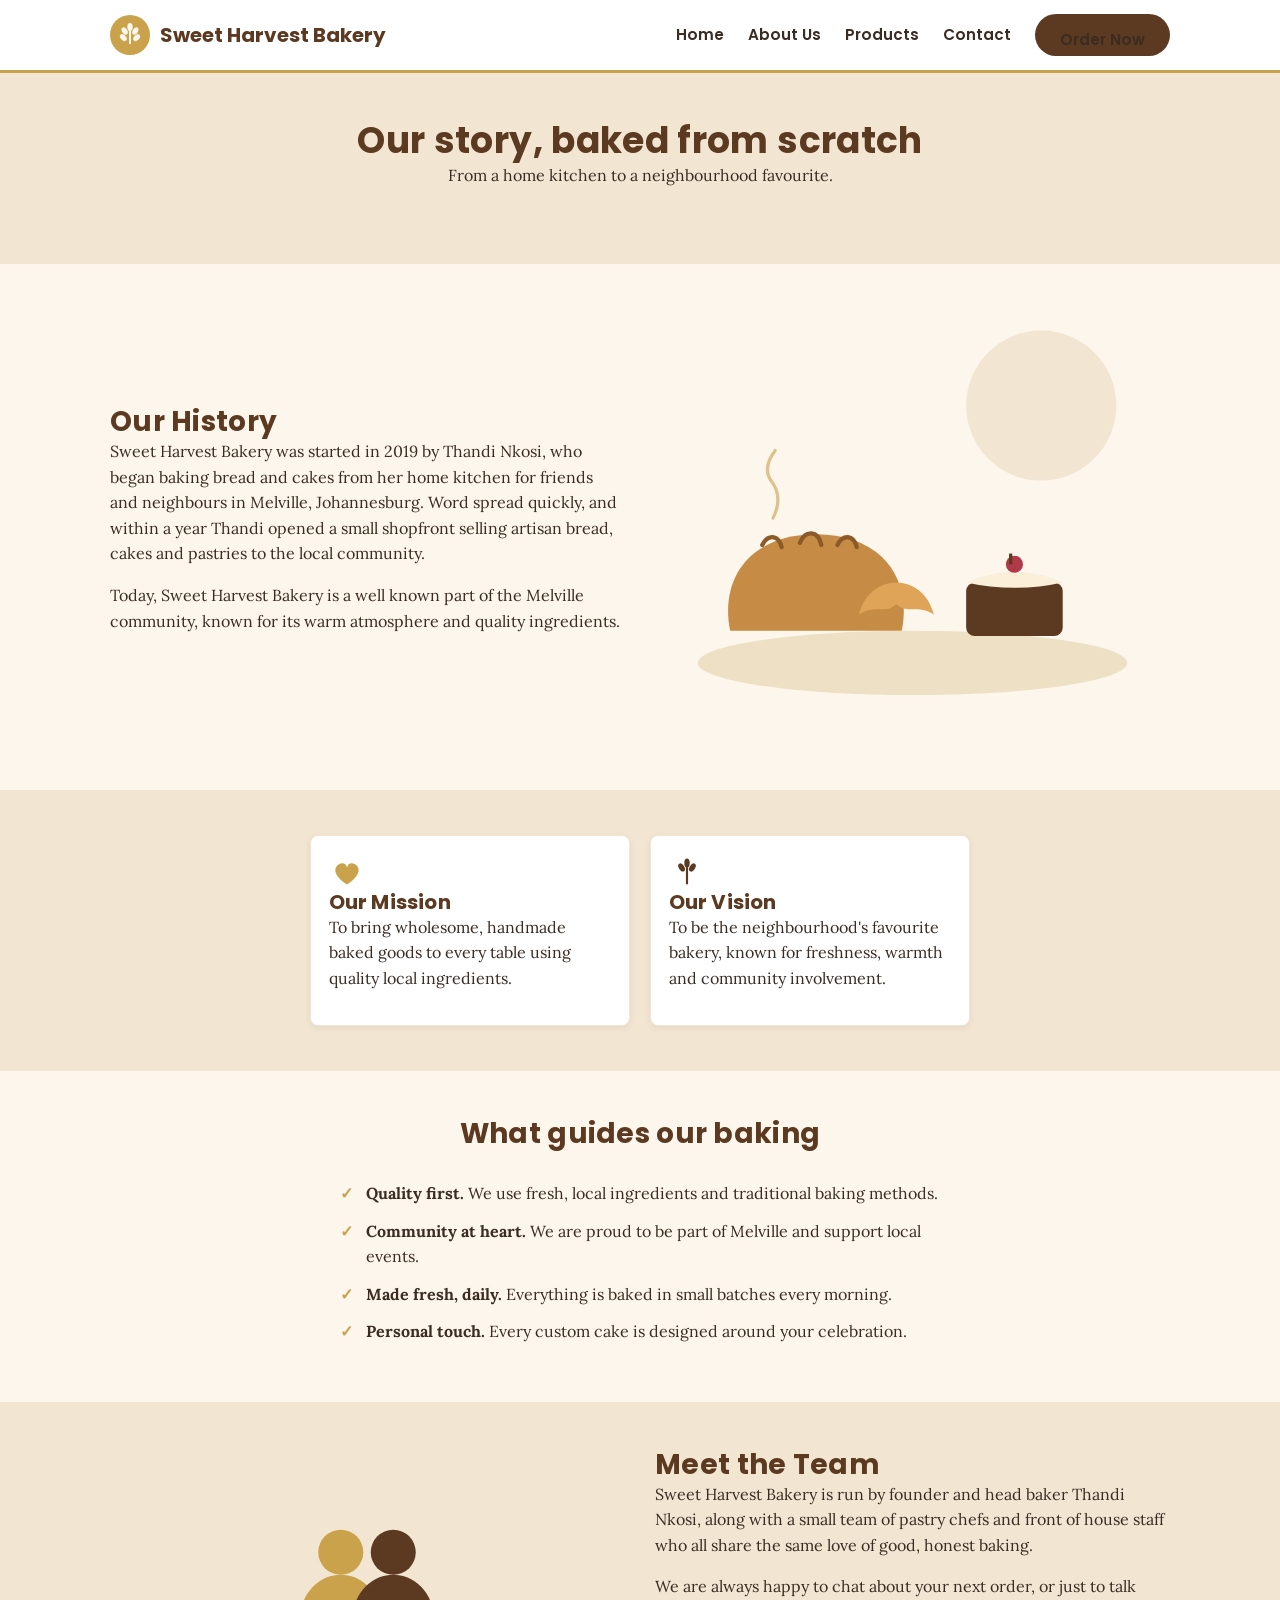
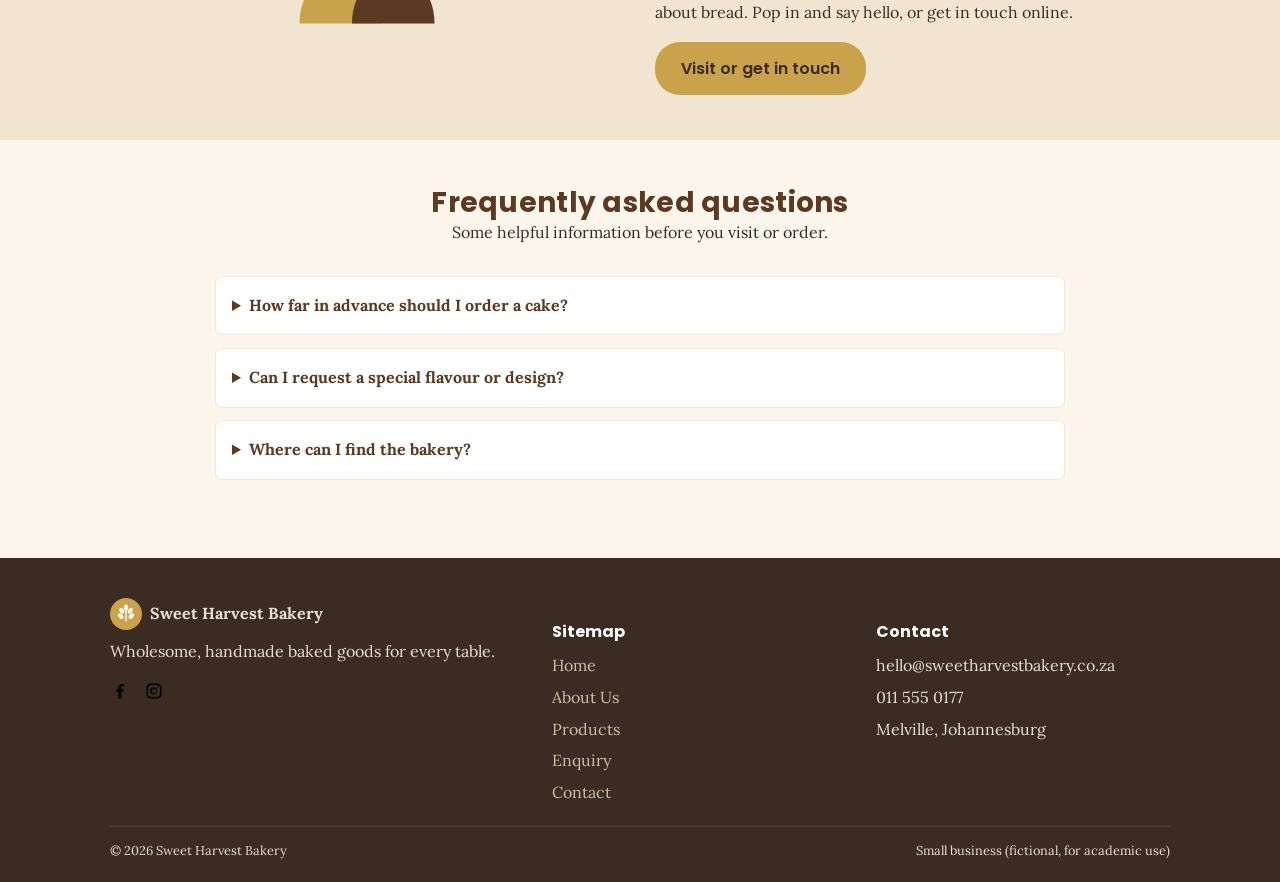
<file: Sweet Harvest Bakery Part 3/about.html>
<!DOCTYPE html>
<html lang="en-ZA">
<head>
  <meta charset="UTF-8">
  <meta name="viewport" content="width=device-width, initial-scale=1.0">
  <title>About Us | Sweet Harvest Bakery</title>
  <meta name="description" content="Learn about Sweet Harvest Bakery, our handmade baking, fresh ingredients and community roots in Melville, Johannesburg.">
  <meta name="keywords" content="about Sweet Harvest Bakery, Melville bakery, handmade baking Johannesburg">
  <meta name="robots" content="index, follow">

  <link href="https://fonts.googleapis.com/css2?family=Poppins:wght@600;700&family=Lora:wght@400;500;600&display=swap" rel="stylesheet">
  <link rel="stylesheet" href="css/styles.css">
</head>
<body>
  <a class="skip-link" href="#main-content">Skip to main content</a>

  <header class="site-header">
    <div class="container">
      <a class="logo" href="index.html">
        <img src="images/logo.svg" alt="Sweet Harvest Bakery logo">
        Sweet Harvest Bakery
      </a>
      <button class="nav-toggle">
        <span></span><span></span><span></span>
      </button>
      <nav class="main-nav">
        <ul>
          <li><a href="index.html">Home</a></li>
          <li><a href="about.html">About Us</a></li>
          <li><a href="products.html">Products</a></li>
          <li><a href="contact.html">Contact</a></li>
          <li><a href="enquiry.html" class="btn btn-order">Order Now</a></li>
        </ul>
      </nav>
    </div>
  </header>

  <main id="main-content">

    <!-- page title -->
    <section class="bg-sand">
      <div class="container section-heading">
        <h1>Our story, baked from scratch</h1>
        <p>From a home kitchen to a neighbourhood favourite.</p>
      </div>
    </section>

    <!-- history of the bakery -->
    <section>
      <div class="container split">
        <div class="split-copy">
          <h2>Our History</h2>
          <p>Sweet Harvest Bakery was started in 2019 by Thandi Nkosi, who began baking bread and cakes from her home kitchen for friends and neighbours in Melville, Johannesburg. Word spread quickly, and within a year Thandi opened a small shopfront selling artisan bread, cakes and pastries to the local community.</p>
          <p>Today, Sweet Harvest Bakery is a well known part of the Melville community, known for its warm atmosphere and quality ingredients.</p>
        </div>
        <div class="split-media">
          <img src="images/hero-illustration.svg" alt="Drawing of fresh bread, a croissant and a cake">
        </div>
      </div>
    </section>

    <!-- mission and vision -->
    <section class="bg-sand">
      <div class="container card-grid">
        <div class="card">
          <div class="card-body">
            <img src="images/icon-heart.svg" alt="Heart icon" style="width:36px;">
            <h3>Our Mission</h3>
            <p>To bring wholesome, handmade baked goods to every table using quality local ingredients.</p>
          </div>
        </div>
        <div class="card">
          <div class="card-body">
            <img src="images/icon-wheat-small.svg" alt="Wheat icon" style="width:36px;">
            <h3>Our Vision</h3>
            <p>To be the neighbourhood's favourite bakery, known for freshness, warmth and community involvement.</p>
          </div>
        </div>
      </div>
    </section>

    <!-- what guides the bakery -->
    <section>
      <div class="container">
        <div class="section-heading">
          <h2>What guides our baking</h2>
        </div>
        <ul class="value-list">
          <li><strong>Quality first.</strong> We use fresh, local ingredients and traditional baking methods.</li>
          <li><strong>Community at heart.</strong> We are proud to be part of Melville and support local events.</li>
          <li><strong>Made fresh, daily.</strong> Everything is baked in small batches every morning.</li>
          <li><strong>Personal touch.</strong> Every custom cake is designed around your celebration.</li>
        </ul>
      </div>
    </section>

    <!-- the team -->
    <section class="bg-sand">
      <div class="container split">
        <div class="split-media">
          <img src="images/icon-community.svg" alt="Community icon" style="width:150px; margin:0 auto; display:block;">
        </div>
        <div class="split-copy">
          <h2>Meet the Team</h2>
          <p>Sweet Harvest Bakery is run by founder and head baker Thandi Nkosi, along with a small team of pastry chefs and front of house staff who all share the same love of good, honest baking.</p>
          <p>We are always happy to chat about your next order, or just to talk about bread. Pop in and say hello, or get in touch online.</p>
          <a class="btn btn-primary" href="contact.html">Visit or get in touch</a>
        </div>
      </div>
    </section>

    <section class="faq-section">
      <div class="container">
        <div class="section-heading"><h2>Frequently asked questions</h2><p>Some helpful information before you visit or order.</p></div>
        <details class="faq-item"><summary>How far in advance should I order a cake?</summary><p>We recommend contacting us at least one week before your event. Larger or detailed orders may need more notice.</p></details>
        <details class="faq-item"><summary>Can I request a special flavour or design?</summary><p>Yes. Use our enquiry form to tell us the flavour, design, servings and date you have in mind.</p></details>
        <details class="faq-item"><summary>Where can I find the bakery?</summary><p>Our main shop is in Melville, Johannesburg. Visit the Contact page for location information and maps.</p></details>
      </div>
    </section>

  </main>

  <footer class="site-footer">
    <div class="container">
      <div class="footer-grid">
        <div class="footer-about">
          <div class="footer-logo">
            <img src="images/logo.svg" alt="Sweet Harvest Bakery logo">
            <strong>Sweet Harvest Bakery</strong>
          </div>
          <p>Wholesome, handmade baked goods for every table.</p>
          <div class="social-icons">
            <a href="https://facebook.com" target="_blank" rel="noopener noreferrer"><img src="images/icon-facebook.svg" alt="Facebook"></a>
            <a href="https://instagram.com" target="_blank" rel="noopener noreferrer"><img src="images/icon-instagram.svg" alt="Instagram"></a>
          </div>
        </div>
        <div class="footer-sitemap">
          <h4>Sitemap</h4>
          <ul class="footer-links">
            <li><a href="index.html">Home</a></li>
            <li><a href="about.html">About Us</a></li>
            <li><a href="products.html">Products</a></li>
            <li><a href="enquiry.html">Enquiry</a></li>
            <li><a href="contact.html">Contact</a></li>
          </ul>
        </div>
        <div class="footer-contact">
          <h4>Contact</h4>
          <ul class="footer-links">
            <li>hello@sweetharvestbakery.co.za</li>
            <li>011 555 0177</li>
            <li>Melville, Johannesburg</li>
          </ul>
        </div>
      </div>
      <div class="footer-bottom">
        <span>&copy; 2026 Sweet Harvest Bakery</span>
        <span>Small business (fictional, for academic use)</span>
      </div>
    </div>
  </footer>

  <script src="js/script.js"></script>
</body>
</html>
</file>
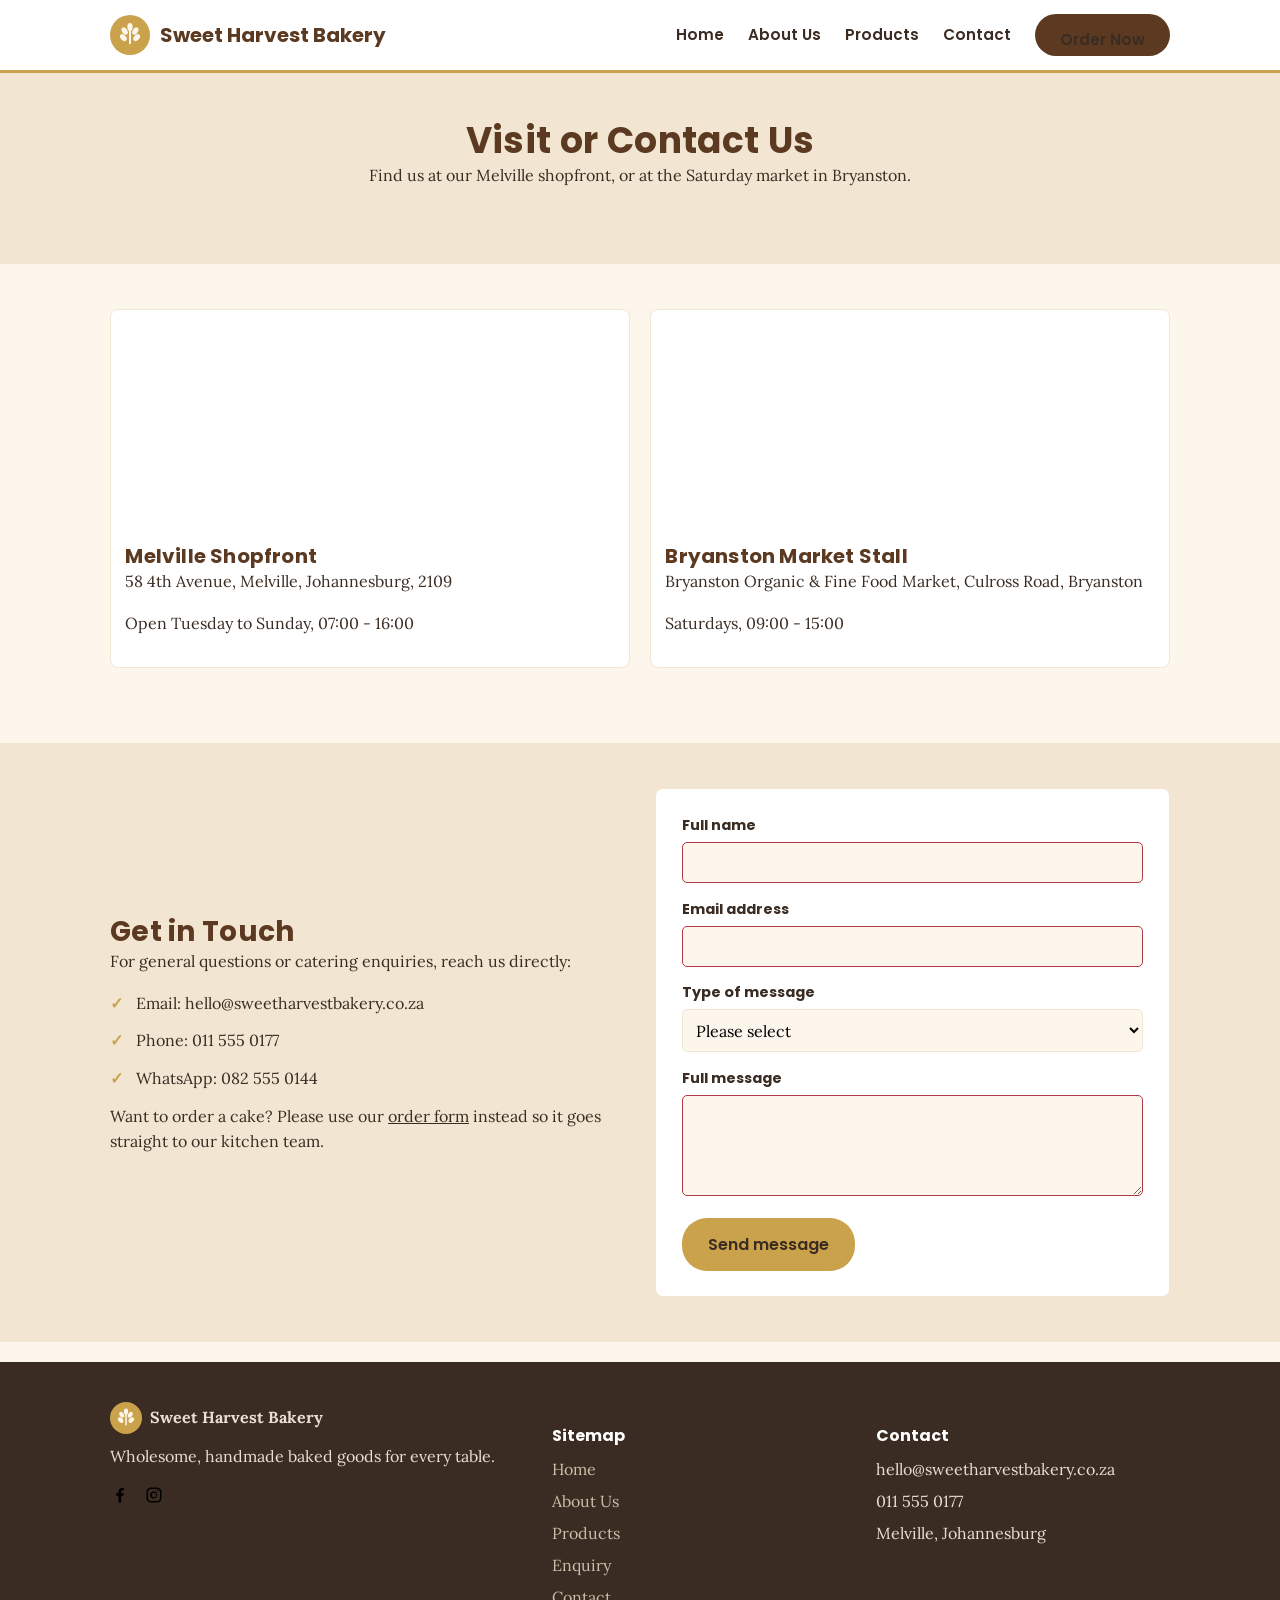
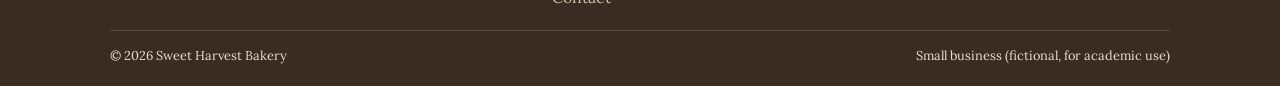
<file: Sweet Harvest Bakery Part 3/contact.html>
<!DOCTYPE html>
<html lang="en-ZA">
<head>
  <meta charset="UTF-8">
  <meta name="viewport" content="width=device-width, initial-scale=1.0">
  <title>Contact | Sweet Harvest Bakery</title>
  <meta name="description" content="Contact Sweet Harvest Bakery for general questions, opening information and visits to our Melville bakery.">
  <meta name="keywords" content="contact bakery Johannesburg, Sweet Harvest Bakery, Melville bakery">
  <meta name="robots" content="index, follow">

  <link href="https://fonts.googleapis.com/css2?family=Poppins:wght@600;700&family=Lora:wght@400;500;600&display=swap" rel="stylesheet">
  <link rel="stylesheet" href="css/styles.css">
</head>
<body>
  <a class="skip-link" href="#main-content">Skip to main content</a>

  <header class="site-header">
    <div class="container">
      <a class="logo" href="index.html">
        <img src="images/logo.svg" alt="Sweet Harvest Bakery logo">
        Sweet Harvest Bakery
      </a>
      <button class="nav-toggle">
        <span></span><span></span><span></span>
      </button>
      <nav class="main-nav">
        <ul>
          <li><a href="index.html">Home</a></li>
          <li><a href="about.html">About Us</a></li>
          <li><a href="products.html">Products</a></li>
          <li><a href="contact.html">Contact</a></li>
          <li><a href="enquiry.html" class="btn btn-order">Order Now</a></li>
        </ul>
      </nav>
    </div>
  </header>

  <main id="main-content">

    <section class="bg-sand">
      <div class="container section-heading">
        <h1>Visit or Contact Us</h1>
        <p>Find us at our Melville shopfront, or at the Saturday market in Bryanston.</p>
      </div>
    </section>

    <!-- two locations with a map for each, as asked for in the brief -->
    <section>
      <div class="container">
        <div class="location-grid">

          <div class="location-card">
            <iframe src="https://www.google.com/maps?q=Melville,Johannesburg&output=embed" title="Map of Melville shopfront"></iframe>
            <div class="location-info">
              <h3>Melville Shopfront</h3>
              <p>58 4th Avenue, Melville, Johannesburg, 2109</p>
              <p>Open Tuesday to Sunday, 07:00 - 16:00</p>
            </div>
          </div>

          <div class="location-card">
            <iframe src="https://www.google.com/maps?q=Bryanston,Johannesburg&output=embed" title="Map of Bryanston market stall"></iframe>
            <div class="location-info">
              <h3>Bryanston Market Stall</h3>
              <p>Bryanston Organic &amp; Fine Food Market, Culross Road, Bryanston</p>
              <p>Saturdays, 09:00 - 15:00</p>
            </div>
          </div>

        </div>
      </div>
    </section>

    <!-- contact details plus a simple contact form -->
    <section class="bg-sand">
      <div class="container split">
        <div class="split-copy">
          <h2>Get in Touch</h2>
          <p>For general questions or catering enquiries, reach us directly:</p>
          <ul class="value-list">
            <li>Email: hello@sweetharvestbakery.co.za</li>
            <li>Phone: 011 555 0177</li>
            <li>WhatsApp: 082 555 0144</li>
          </ul>
          <p>Want to order a cake? Please use our <a href="enquiry.html">order form</a> instead so it goes straight to our kitchen team.</p>
        </div>

        <div class="split-media">
          <div class="form-card">
            <form class="contact-form" action="mailto:hello@sweetharvestbakery.co.za" method="post" enctype="text/plain">
              <div class="form-row">
                <label for="c-name">Full name</label>
                <input type="text" id="c-name" name="c-name" required>
              </div>
              <div class="form-row">
                <label for="c-email">Email address</label>
                <input type="email" id="c-email" name="c-email" required>
              </div>
              <div class="form-row">
                <label for="c-type">Type of message</label>
                <select id="c-type" name="Message type" required><option value="">Please select</option><option>General question</option><option>Feedback</option><option>Opening hours</option><option>Other</option></select>
              </div>
              <div class="form-row">
                <label for="c-message">Full message</label>
                <textarea id="c-message" name="c-message" rows="4" required></textarea>
              </div>
              <button class="btn btn-primary" type="submit">Send message</button>

              <p class="form-confirmation" style="display:none;" role="status">Your email application will open with your message ready to send. Please press Send in your email application.</p>
            </form>
          </div>
        </div>
      </div>
    </section>

  </main>

  <footer class="site-footer">
    <div class="container">
      <div class="footer-grid">
        <div class="footer-about">
          <div class="footer-logo">
            <img src="images/logo.svg" alt="Sweet Harvest Bakery logo">
            <strong>Sweet Harvest Bakery</strong>
          </div>
          <p>Wholesome, handmade baked goods for every table.</p>
          <div class="social-icons">
            <a href="https://facebook.com" target="_blank" rel="noopener noreferrer"><img src="images/icon-facebook.svg" alt="Facebook"></a>
            <a href="https://instagram.com" target="_blank" rel="noopener noreferrer"><img src="images/icon-instagram.svg" alt="Instagram"></a>
          </div>
        </div>
        <div class="footer-sitemap">
          <h4>Sitemap</h4>
          <ul class="footer-links">
            <li><a href="index.html">Home</a></li>
            <li><a href="about.html">About Us</a></li>
            <li><a href="products.html">Products</a></li>
            <li><a href="enquiry.html">Enquiry</a></li>
            <li><a href="contact.html">Contact</a></li>
          </ul>
        </div>
        <div class="footer-contact">
          <h4>Contact</h4>
          <ul class="footer-links">
            <li>hello@sweetharvestbakery.co.za</li>
            <li>011 555 0177</li>
            <li>Melville, Johannesburg</li>
          </ul>
        </div>
      </div>
      <div class="footer-bottom">
        <span>&copy; 2026 Sweet Harvest Bakery</span>
        <span>Small business (fictional, for academic use)</span>
      </div>
    </div>
  </footer>

  <script src="js/script.js"></script>
</body>
</html>
</file>
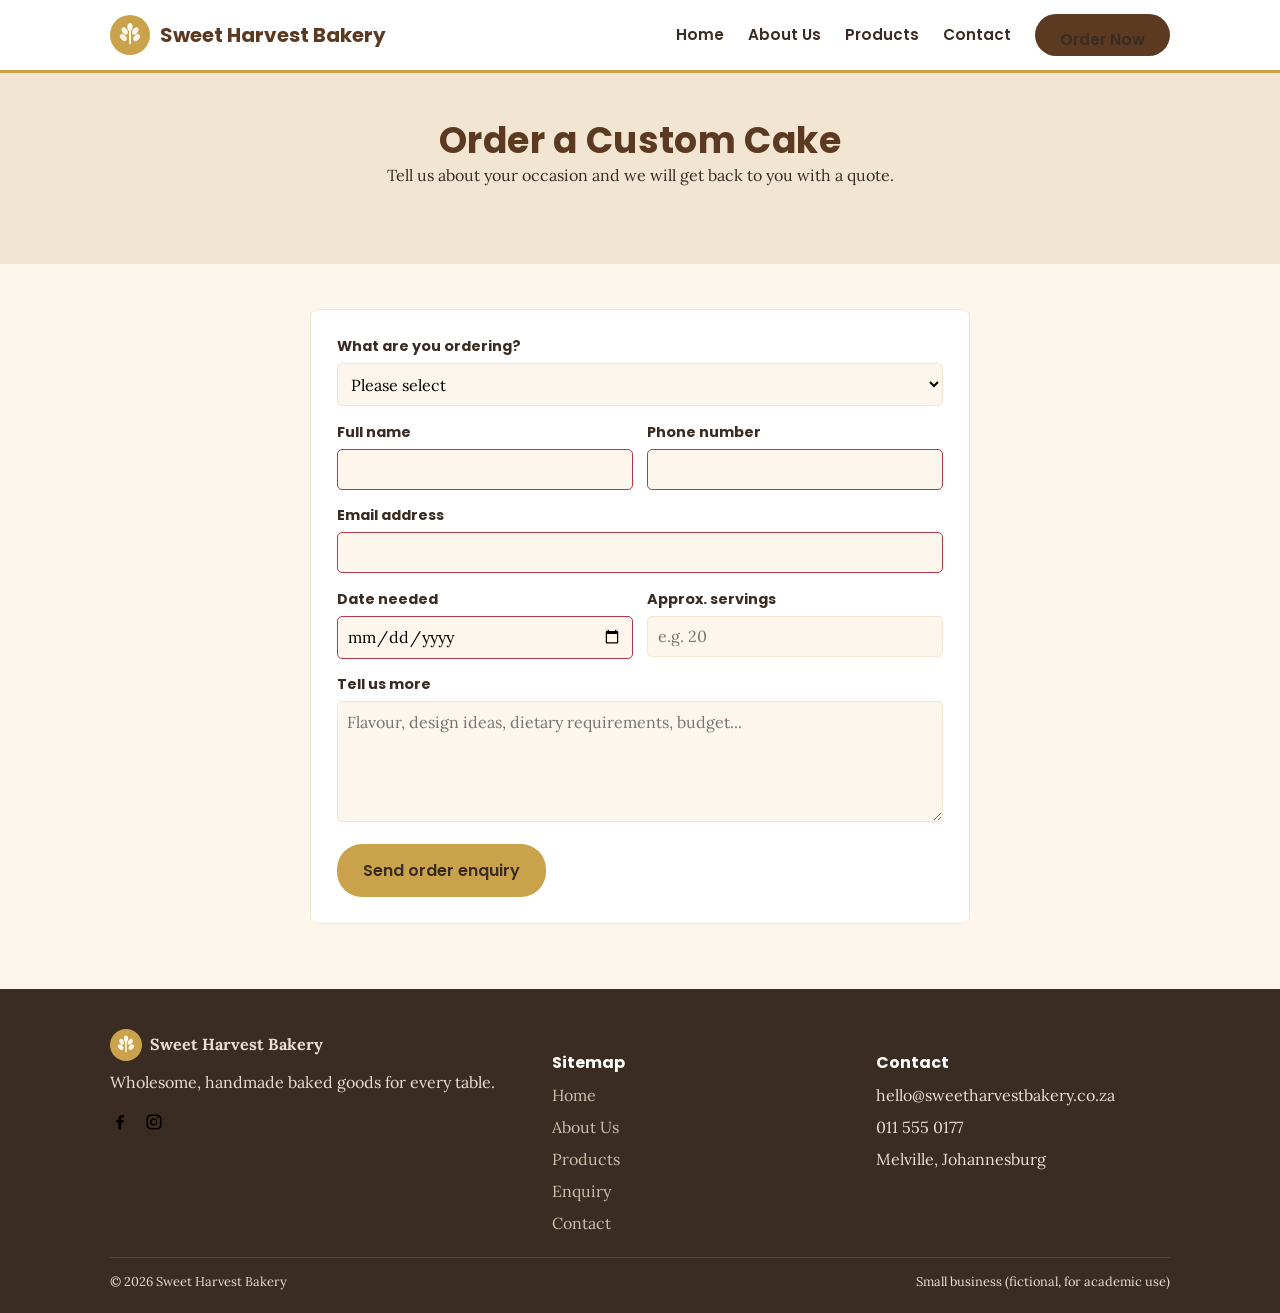
<file: Sweet Harvest Bakery Part 3/enquiry.html>
<!DOCTYPE html>
<html lang="en-ZA">
<head>
  <meta charset="UTF-8">
  <meta name="viewport" content="width=device-width, initial-scale=1.0">
  <title>Enquiry | Sweet Harvest Bakery</title>
  <meta name="description" content="Request a quote for custom cakes, cupcakes, dessert tables and catering trays from Sweet Harvest Bakery in Johannesburg.">
  <meta name="keywords" content="custom cake order Johannesburg, cake quote, bakery catering enquiry">
  <meta name="robots" content="index, follow">

  <link href="https://fonts.googleapis.com/css2?family=Poppins:wght@600;700&family=Lora:wght@400;500;600&display=swap" rel="stylesheet">
  <link rel="stylesheet" href="css/styles.css">
</head>
<body>
  <a class="skip-link" href="#main-content">Skip to main content</a>

  <header class="site-header">
    <div class="container">
      <a class="logo" href="index.html">
        <img src="images/logo.svg" alt="Sweet Harvest Bakery logo">
        Sweet Harvest Bakery
      </a>
      <button class="nav-toggle">
        <span></span><span></span><span></span>
      </button>
      <nav class="main-nav">
        <ul>
          <li><a href="index.html">Home</a></li>
          <li><a href="about.html">About Us</a></li>
          <li><a href="products.html">Products</a></li>
          <li><a href="contact.html">Contact</a></li>
          <li><a href="enquiry.html" class="btn btn-order">Order Now</a></li>
        </ul>
      </nav>
    </div>
  </header>

  <main id="main-content">

    <section class="bg-sand">
      <div class="container section-heading">
        <h1>Order a Custom Cake</h1>
        <p>Tell us about your occasion and we will get back to you with a quote.</p>
      </div>
    </section>

    <section>
      <div class="container" style="max-width:700px;">
        <div class="form-card">

          <form class="enquiry-form" action="mailto:hello@sweetharvestbakery.co.za" method="post" enctype="text/plain">

            <div class="form-row">
              <label for="order-type">What are you ordering?</label>
              <select id="order-type" name="order-type" required>
                <option value="">Please select</option>
                <option value="custom-cake">Custom celebration cake</option>
                <option value="cupcakes">Cupcakes / dessert table</option>
                <option value="catering">Event catering tray</option>
                <option value="general">General product enquiry</option>
                <option value="other">Other</option>
              </select>
            </div>

            <div class="two-col">
              <div class="form-row">
                <label for="full-name">Full name</label>
                <input type="text" id="full-name" name="full-name" required>
              </div>
              <div class="form-row">
                <label for="phone">Phone number</label>
                <input type="tel" id="phone" name="phone" required pattern="[0-9+() -]{10,20}" title="Enter a valid phone number">
              </div>
            </div>

            <div class="form-row">
              <label for="email">Email address</label>
              <input type="email" id="email" name="email" required>
            </div>

            <div class="two-col">
              <div class="form-row">
                <label for="event-date">Date needed</label>
                <input type="date" id="event-date" name="event-date" required>
              </div>
              <div class="form-row">
                <label for="servings">Approx. servings</label>
                <input type="number" id="servings" name="servings" min="1" max="500" placeholder="e.g. 20" required>
              </div>
            </div>

            <div class="form-row">
              <label for="message">Tell us more</label>
              <textarea id="message" name="message" rows="5" required placeholder="Flavour, design ideas, dietary requirements, budget..."></textarea>
            </div>

            <button class="btn btn-primary" type="submit">Send order enquiry</button>

            <!-- hidden by default, script.js shows this after submit -->
            <p class="form-confirmation" style="display:none;" role="status">Your email application will open with your order details. Please press Send to submit your enquiry. A final price will be confirmed after we review your request.</p>
          </form>
        </div>
      </div>
    </section>

  </main>

  <footer class="site-footer">
    <div class="container">
      <div class="footer-grid">
        <div class="footer-about">
          <div class="footer-logo">
            <img src="images/logo.svg" alt="Sweet Harvest Bakery logo">
            <strong>Sweet Harvest Bakery</strong>
          </div>
          <p>Wholesome, handmade baked goods for every table.</p>
          <div class="social-icons">
            <a href="https://facebook.com" target="_blank" rel="noopener noreferrer"><img src="images/icon-facebook.svg" alt="Facebook"></a>
            <a href="https://instagram.com" target="_blank" rel="noopener noreferrer"><img src="images/icon-instagram.svg" alt="Instagram"></a>
          </div>
        </div>
        <div class="footer-sitemap">
          <h4>Sitemap</h4>
          <ul class="footer-links">
            <li><a href="index.html">Home</a></li>
            <li><a href="about.html">About Us</a></li>
            <li><a href="products.html">Products</a></li>
            <li><a href="enquiry.html">Enquiry</a></li>
            <li><a href="contact.html">Contact</a></li>
          </ul>
        </div>
        <div class="footer-contact">
          <h4>Contact</h4>
          <ul class="footer-links">
            <li>hello@sweetharvestbakery.co.za</li>
            <li>011 555 0177</li>
            <li>Melville, Johannesburg</li>
          </ul>
        </div>
      </div>
      <div class="footer-bottom">
        <span>&copy; 2026 Sweet Harvest Bakery</span>
        <span>Small business (fictional, for academic use)</span>
      </div>
    </div>
  </footer>

  <script src="js/script.js"></script>
</body>
</html>
</file>
<file: Sweet Harvest Bakery Part 3/css/styles.css>
/* ===================================================
   Sweet Harvest Bakery - styles.css
   Colours and fonts based on the approved proposal:
   cream background, gold accent, brown headings
   Poppins for headings, Lora for paragraphs

   PART 2 NOTES (CSS Styling and Responsive Design):
   - Font sizes use rem so everything scales together
     if a user changes their browser's default font size.
   - Breakpoints: desktop (default), tablet (max-width:
     900px), mobile (max-width: 600px).
   - The footer uses CSS Grid with named grid-template-areas
     as its layout technique; most other sections use
     Flexbox, to show both layout methods.
   =================================================== */

/* colours and sizes I use again and again, so I don't
   have to retype them everywhere */
:root {
  --cream: #FDF6EC;
  --gold: #C9A24B;
  --brown: #5C3A21;
  --sand: #F2E6D3;
  --dark-text: #3A2C22;

  /* base spacing unit - other spacing is a multiple of this */
  --space: 1rem;
}

/* -------- base style / reset --------
   A small reset so the site looks consistent across
   different browsers, instead of relying on each
   browser's own default spacing. */
* {
  box-sizing: border-box;
}

html {
  /* 1rem = 16px by default, so all rem values below are
     relative to this and will scale if the user changes
     their browser's default font size */
  font-size: 100%;
  scroll-behavior: smooth;
}

body, h1, h2, h3, p, ul, figure {
  margin: 0;
  padding: 0;
}

body {
  font-family: 'Lora', serif;
  font-size: 1rem;
  color: var(--dark-text);
  background-color: var(--cream);
  line-height: 1.6;
}

img {
  max-width: 100%;
  height: auto;
}

a {
  color: inherit;
}

ul {
  list-style: none;
}

/* -------- typography scale --------
   Headings use rem so the whole scale grows/shrinks
   together, and a bit of letter-spacing on headings
   for a slightly more polished look. */
h1, h2, h3 {
  font-family: 'Poppins', sans-serif;
  color: var(--brown);
  line-height: 1.25;
  letter-spacing: 0.01em;
}

h1 { font-size: 2.25rem; }   /* 36px */
h2 { font-size: 1.75rem; }   /* 28px */
h3 { font-size: 1.25rem; }   /* 20px */

p {
  margin-bottom: 1em;
}

/* keeps the content from stretching too wide on big screens */
.container {
  max-width: 1100px;
  margin: 0 auto;
  padding: 0 1.25rem;
}

/* -------- buttons -------- */
.btn {
  display: inline-block;
  padding: 0.75em 1.5em;
  border-radius: 25px;
  text-decoration: none;
  font-family: 'Poppins', sans-serif;
  font-weight: 600;
  font-size: 1rem;
  border: 2px solid transparent;
  cursor: pointer;
  transition: transform 0.15s ease, box-shadow 0.15s ease;
}

.btn:hover {
  transform: translateY(-2px);
  box-shadow: 0 4px 10px rgba(58, 44, 34, 0.2);
}

.btn:active {
  transform: translateY(0);
  box-shadow: none;
}

.btn:focus {
  outline: 3px solid var(--gold);
  outline-offset: 2px;
}

.btn:disabled {
  background-color: #d9d2c2;
  color: #8a7d6a;
  cursor: not-allowed;
  transform: none;
  box-shadow: none;
}

.btn-primary {
  background-color: var(--gold);
  color: var(--dark-text);
}

.btn-order {
  background-color: var(--brown);
  color: white;
}

.btn-outline {
  background-color: transparent;
  border: 2px solid var(--brown);
  color: var(--brown);
}

/* -------- header / nav -------- */
.site-header {
  background-color: white;
  border-bottom: 3px solid var(--gold);
}

.site-header .container {
  display: flex;
  justify-content: space-between;
  align-items: center;
  padding-top: 0.9rem;
  padding-bottom: 0.9rem;
}

.logo {
  display: flex;
  align-items: center;
  text-decoration: none;
  font-family: 'Poppins', sans-serif;
  font-weight: 700;
  font-size: 1.25rem;
  color: var(--brown);
}

.logo img {
  width: 40px;
  margin-right: 0.6rem;
}

/* hamburger button, hidden on desktop */
.nav-toggle {
  display: none;
  background: none;
  border: none;
  cursor: pointer;
}

.nav-toggle span {
  display: block;
  width: 25px;
  height: 3px;
  background-color: var(--brown);
  margin: 5px 0;
}

.main-nav ul {
  display: flex;
  gap: 1.5rem;
  align-items: center;
}

.main-nav a {
  text-decoration: none;
  font-family: 'Poppins', sans-serif;
  font-weight: 600;
  font-size: 0.95rem;
  color: var(--dark-text);
  padding-bottom: 2px;
  border-bottom: 2px solid transparent;
}

.main-nav a:hover,
.main-nav a:focus {
  color: var(--gold);
  border-bottom-color: var(--gold);
}

/* -------- hero section -------- */
.hero {
  background-color: var(--sand);
  padding: 3.2rem 0;
}

.hero .container {
  display: flex;
  flex-wrap: wrap;
  align-items: center;
  gap: 1.9rem;
}

.hero-copy {
  flex: 1 1 400px;
}

.hero-media {
  flex: 1 1 350px;
}

.hero-actions {
  margin-top: 1.25rem;
}

.hero-actions .btn {
  margin-right: 0.6rem;
  margin-bottom: 0.6rem;
}

/* -------- highlights / stats bar -------- */
.stats {
  background-color: var(--brown);
  color: white;
  padding: 1.9rem 0;
  text-align: center;
}

.stats .container {
  display: flex;
  flex-wrap: wrap;
  justify-content: space-around;
}

.stats .stat-number {
  display: block;
  font-family: 'Poppins', sans-serif;
  font-size: 1.75rem;
  font-weight: 700;
  color: var(--gold);
}

/* -------- generic section spacing -------- */
section {
  padding: 2.8rem 0;
}

.section-heading {
  text-align: center;
  margin-bottom: 1.9rem;
}

.bg-sand {
  background-color: var(--sand);
}

/* -------- product / feature cards -------- */
.card-grid {
  display: flex;
  flex-wrap: wrap;
  gap: 1.25rem;
  justify-content: center;
}

.card {
  background-color: white;
  border: 1px solid var(--sand);
  border-radius: 8px;
  overflow: hidden;
  flex: 1 1 280px;
  max-width: 320px;
  display: flex;
  flex-direction: column;
  box-shadow: 0 2px 6px rgba(58, 44, 34, 0.08);
  transition: box-shadow 0.2s ease, transform 0.2s ease;
}

.card:hover {
  box-shadow: 0 8px 18px rgba(58, 44, 34, 0.15);
  transform: translateY(-3px);
}

/* a subtle alternating tint on the media background,
   just to show nth-child in use alongside hover/focus/active */
.card:nth-child(even) .card-media {
  background-color: #ecdfc4;
}

.card-media {
  background-color: var(--sand);
  height: 200px;
  overflow: hidden;
}

.card-media img {
  width: 100%;
  height: 100%;
  object-fit: cover;
}

.card-body {
  padding: 1.1rem;
  flex: 1;
  display: flex;
  flex-direction: column;
}

.card-tag {
  display: inline-block;
  background-color: var(--sand);
  color: var(--brown);
  font-size: 0.75rem;
  font-weight: 700;
  padding: 0.2em 0.6em;
  border-radius: 12px;
  margin-bottom: 0.5rem;
  align-self: flex-start;
}

.card-price {
  font-family: 'Poppins', sans-serif;
  font-weight: 700;
  color: var(--gold);
}

.card-body .btn {
  margin-top: auto;
  align-self: flex-start;
}

/* -------- filter buttons on products page -------- */
.filter-bar {
  display: flex;
  gap: 0.6rem;
  justify-content: center;
  flex-wrap: wrap;
  margin-bottom: 1.9rem;
}

.filter-btn {
  font-family: 'Poppins', sans-serif;
  font-size: 1rem;
  background-color: white;
  border: 2px solid var(--sand);
  padding: 0.5em 1.1em;
  border-radius: 20px;
  cursor: pointer;
  transition: border-color 0.15s ease;
}

.filter-btn:hover,
.filter-btn:focus {
  border-color: var(--gold);
}

.filter-btn:active {
  transform: scale(0.97);
}

.filter-btn.is-active {
  background-color: var(--gold);
  border-color: var(--gold);
}

/* -------- two column layout (about page) -------- */
.split {
  display: flex;
  flex-wrap: wrap;
  align-items: center;
  gap: 1.9rem;
}

.split-copy, .split-media {
  flex: 1 1 400px;
}

.value-list {
  max-width: 600px;
  margin: 0 auto;
}

.value-list li {
  margin-bottom: 0.75rem;
  padding-left: 1.6rem;
  position: relative;
}

/* small tick mark before each value using a simple character */
.value-list li::before {
  content: "\2713";
  position: absolute;
  left: 0;
  color: var(--gold);
  font-weight: bold;
}

/* -------- call to action box -------- */
.cta-banner {
  background-color: var(--brown);
  color: white;
  text-align: center;
  padding: 2.5rem 1.25rem;
  border-radius: 8px;
}

.cta-banner h2 {
  color: white;
}

/* -------- forms -------- */
.form-card {
  background-color: white;
  border: 1px solid var(--sand);
  border-radius: 8px;
  padding: 1.6rem;
}

.form-row {
  margin-bottom: 0.9rem;
}

.form-row label {
  display: block;
  font-weight: 700;
  font-family: 'Poppins', sans-serif;
  font-size: 0.9rem;
  margin-bottom: 0.3rem;
}

.form-row input,
.form-row select,
.form-row textarea {
  width: 100%;
  padding: 0.6em;
  border: 1px solid var(--sand);
  border-radius: 5px;
  font-family: 'Lora', serif;
  font-size: 1rem;
  background-color: var(--cream);
}

.form-row input:focus,
.form-row select:focus,
.form-row textarea:focus {
  outline: 2px solid var(--gold);
  outline-offset: 1px;
}

/* validation feedback: a required field only shows red once the
   user has actually typed something invalid and left the field,
   not on first load (the :placeholder-shown check avoids flagging
   empty required fields before the user has even started) */
.form-row input:required:invalid:not(:placeholder-shown),
.form-row textarea:required:invalid:not(:placeholder-shown) {
  border-color: #b23a48;
}

.form-row input:required:valid:not(:placeholder-shown),
.form-row textarea:required:valid:not(:placeholder-shown) {
  border-color: #6b8f5a;
}

/* disabled form fields (e.g. a sold-out option) look visibly inactive */
.form-row input:disabled,
.form-row select:disabled,
.form-row textarea:disabled {
  background-color: #ece5d6;
  color: #8a7d6a;
  cursor: not-allowed;
}

.two-col {
  display: flex;
  gap: 0.9rem;
  flex-wrap: wrap;
}

.two-col .form-row {
  flex: 1 1 200px;
}

.form-confirmation {
  background-color: var(--sand);
  padding: 0.75rem;
  border-radius: 5px;
  margin-top: 0.9rem;
}

/* -------- contact page maps -------- */
.location-grid {
  display: flex;
  flex-wrap: wrap;
  gap: 1.25rem;
  margin-bottom: 1.9rem;
}

.location-card {
  background-color: white;
  border: 1px solid var(--sand);
  border-radius: 8px;
  overflow: hidden;
  flex: 1 1 300px;
}

.location-card iframe {
  width: 100%;
  height: 220px;
  border: none;
  display: block;
}

.location-info {
  padding: 0.9rem;
}

/* -------- footer --------
   This section uses CSS Grid with named areas instead of
   Flexbox, as a second layout technique, per the brief. */
.site-footer {
  background-color: var(--dark-text);
  color: #e8dfd2;
  padding: 2.5rem 0 1.25rem 0;
  margin-top: 1.25rem;
}

.footer-grid {
  display: grid;
  grid-template-columns: 1.4fr 1fr 1fr;
  grid-template-areas: "about sitemap contact";
  gap: 1.9rem;
  margin-bottom: 1.25rem;
}

.footer-about   { grid-area: about; }
.footer-sitemap { grid-area: sitemap; }
.footer-contact { grid-area: contact; }

.site-footer h4 {
  color: white;
  font-family: 'Poppins', sans-serif;
  margin-bottom: 0.5rem;
}

.site-footer a {
  color: #cbbfa9;
  text-decoration: none;
}

.site-footer a:hover,
.site-footer a:focus {
  color: var(--gold);
}

.footer-links li {
  margin-bottom: 0.4rem;
}

.footer-links li:last-child {
  margin-bottom: 0;
}

.footer-logo {
  display: flex;
  align-items: center;
  margin-bottom: 0.6rem;
}

.footer-logo img {
  width: 32px;
  margin-right: 0.5rem;
}

.footer-bottom {
  border-top: 1px solid #55483a;
  padding-top: 0.9rem;
  font-size: 0.8rem;
  display: flex;
  justify-content: space-between;
  flex-wrap: wrap;
  gap: 0.5rem;
}

.social-icons {
  margin-top: 0.6rem;
}

.social-icons img {
  width: 20px;
  margin-right: 0.6rem;
}

/* ===================================================
   RESPONSIVE DESIGN
   Two breakpoints below desktop:
   - Tablet:  screens up to 900px wide
   - Mobile:  screens up to 600px wide
   Layouts move from multi-column to single-column as
   the screen gets smaller.
   =================================================== */

/* ---------- Tablet (max-width: 900px) ---------- */
@media (max-width: 900px) {
  h1 { font-size: 2rem; }
  h2 { font-size: 1.5rem; }
  h3 { font-size: 1.15rem; }

  /* nav adjustment: tighten spacing and drop to a smaller
     font so the full menu still fits on one line at tablet
     width, before it becomes a hamburger menu on mobile */
  .main-nav ul {
    gap: 1rem;
  }

  .main-nav a {
    font-size: 0.85rem;
  }

  .card-grid {
    justify-content: flex-start;
  }

  /* image adjustment: a shorter card image on tablet, since
     the two-column layout gives each card less width */
  .card-media {
    height: 170px;
  }

  /* footer grid drops from 3 columns to 2, contact
     moves onto its own row underneath */
  .footer-grid {
    grid-template-columns: 1fr 1fr;
    grid-template-areas:
      "about    sitemap"
      "contact  contact";
  }
}

/* ---------- Mobile (max-width: 600px) ---------- */
@media (max-width: 600px) {
  .nav-toggle {
    display: block;
  }

  .main-nav {
    display: none;
    width: 100%;
  }

  .main-nav.is-open {
    display: block;
  }

  /* nav adjustment: full-width stacked links instead of a
     horizontal row, since a hamburger menu replaces the
     inline nav at this width */
  .main-nav ul {
    flex-direction: column;
    align-items: flex-start;
    padding: 1rem 0;
    gap: 0;
  }

  .main-nav a {
    font-size: 1rem;
    display: block;
    width: 100%;
    padding: 0.6rem 0;
  }

  h1 { font-size: 1.65rem; }
  h2 { font-size: 1.3rem; }
  h3 { font-size: 1.1rem; }

  /* slightly tighter line-height and button text on small screens,
     so paragraphs and buttons don't feel oversized on a narrow phone */
  body { line-height: 1.55; }

  .btn {
    font-size: 0.95rem;
    padding: 0.7em 1.3em;
  }

  .hero {
    padding: 2rem 0;
    text-align: center;
  }

  .hero .container {
    justify-content: center;
  }

  /* single column everywhere on small screens */
  .card-grid,
  .split,
  .two-col,
  .location-grid {
    flex-direction: column;
  }

  /* IMPORTANT: once the parent above switches to flex-direction:
     column, "flex: 1 1 280px" on these children would be read as
     a HEIGHT basis instead of a width basis (main axis changes
     with flex-direction), which clips their content. Override
     with a plain full-width, natural-height sizing instead. */
  .card,
  .split-copy,
  .split-media,
  .location-card {
    flex: 1 1 auto;
    width: 100%;
    max-width: 100%;
  }

  .two-col .form-row {
    flex: 1 1 auto;
  }

  /* image adjustment: a taller card image again on mobile,
     since each card now takes the full screen width */
  .card-media {
    height: 200px;
  }

  .stats .container {
    flex-direction: column;
    gap: 1rem;
  }

  /* footer becomes a single stacked column on mobile */
  .footer-grid {
    grid-template-columns: 1fr;
    grid-template-areas:
      "about"
      "sitemap"
      "contact";
  }

  .footer-bottom {
    flex-direction: column;
    text-align: center;
  }

  .cta-banner {
    padding: 1.9rem 1rem;
  }
}

/* respect users who prefer less motion */
@media (prefers-reduced-motion: reduce) {
  html {
    scroll-behavior: auto;
  }
  .btn:hover,
  .card:hover {
    transform: none;
  }
}


/* Part 3: accessibility, search, image lightbox and FAQ */
.skip-link { position:absolute; left:-9999px; top:auto; background:white; color:var(--brown); padding:0.7rem; z-index:2000; }
.skip-link:focus { left:1rem; top:1rem; }
.product-search { max-width:520px; margin:0 auto 1.4rem; text-align:center; }
.product-search label { display:block; font-weight:700; margin-bottom:0.4rem; }
.product-search input { width:100%; padding:0.8rem; border:1px solid #b9a88e; border-radius:6px; font:inherit; }
#product-count { font-size:0.9rem; margin-top:0.4rem; }
.card-media img { cursor:zoom-in; }
.lightbox { position:fixed; inset:0; background:rgba(25,18,12,.92); display:none; align-items:center; justify-content:center; z-index:3000; padding:2rem; }
.lightbox.is-open { display:flex; }
.lightbox img { max-width:min(100%,1000px); max-height:85vh; object-fit:contain; }
.lightbox button { position:absolute; top:1rem; right:1.5rem; color:white; background:transparent; border:0; font-size:2.5rem; cursor:pointer; }
.faq-section { background:var(--cream); }
.faq-item { max-width:850px; margin:0.8rem auto; padding:1rem; background:white; border:1px solid var(--sand); border-radius:7px; }
.faq-item summary { cursor:pointer; font-weight:700; color:var(--brown); }
.faq-item p { margin:0.8rem 0 0; }
@media (max-width:600px) { .lightbox { padding:1rem; } }
</file>
